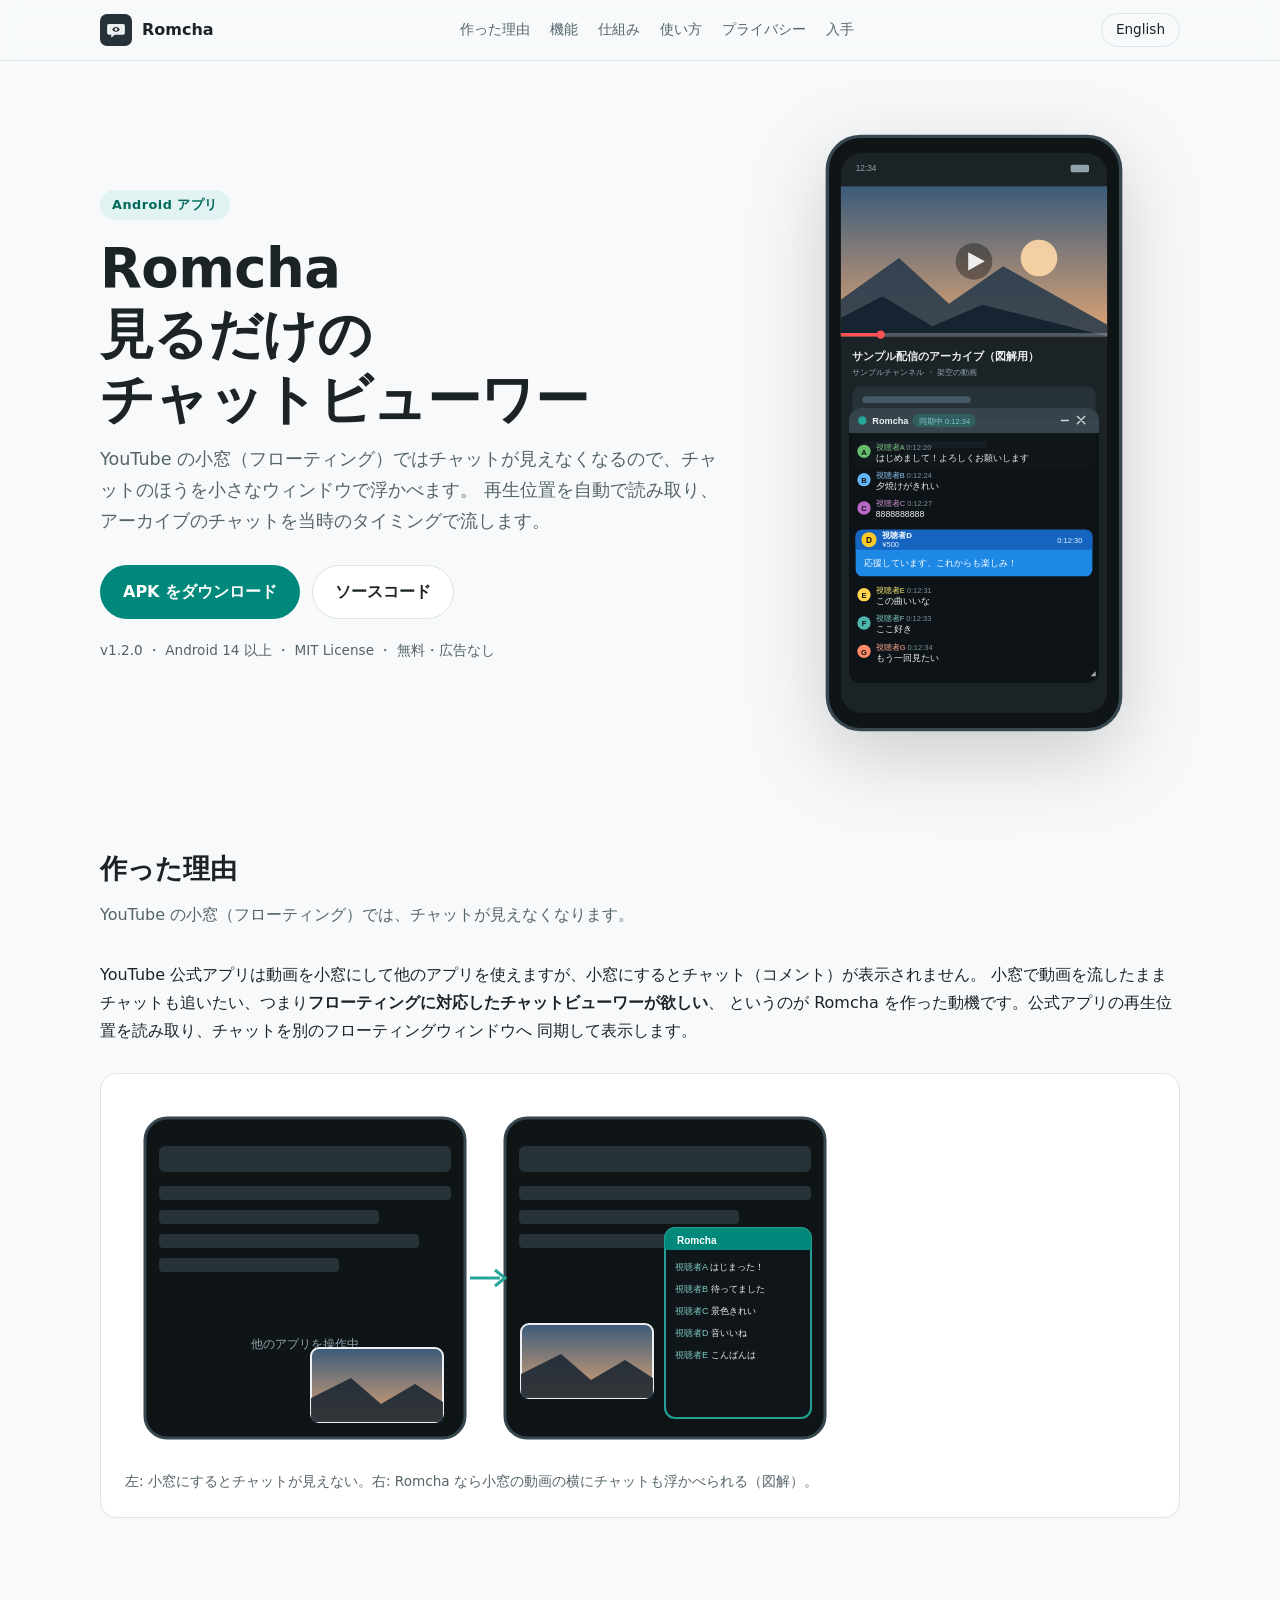
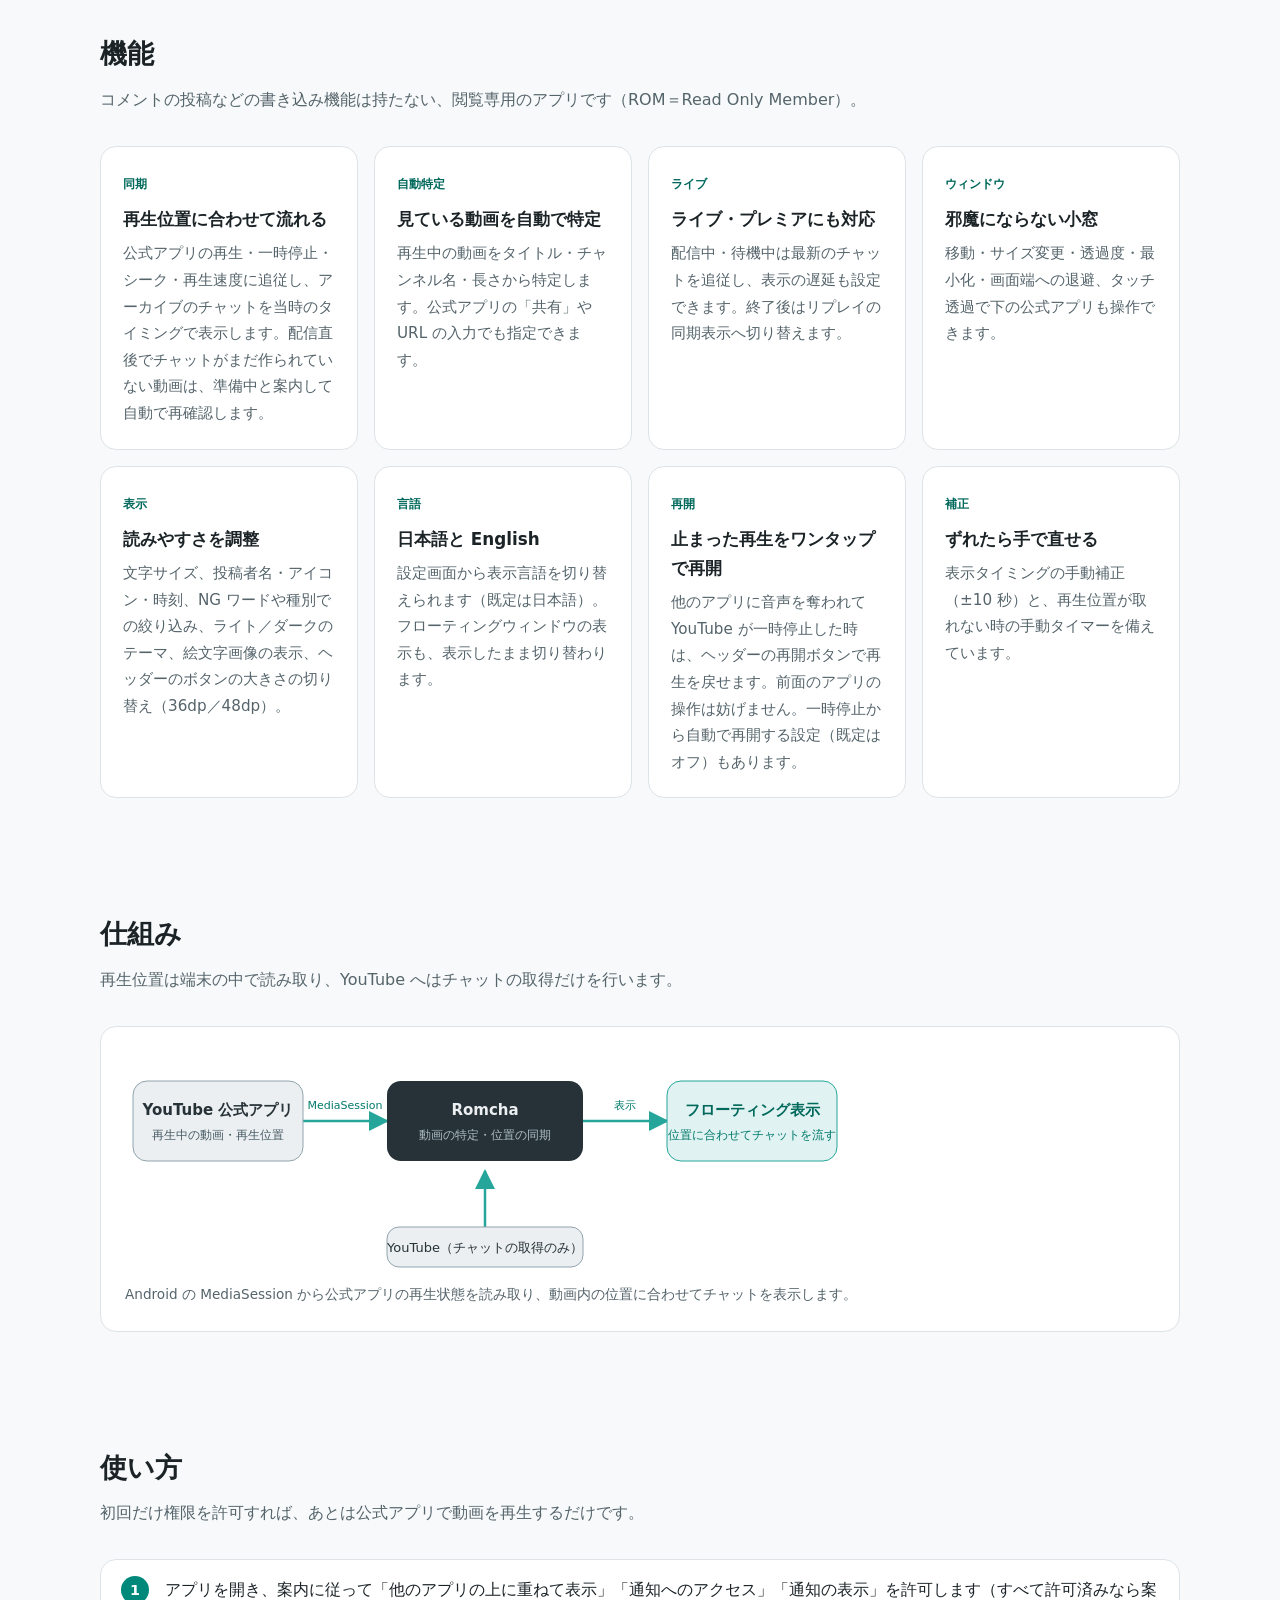
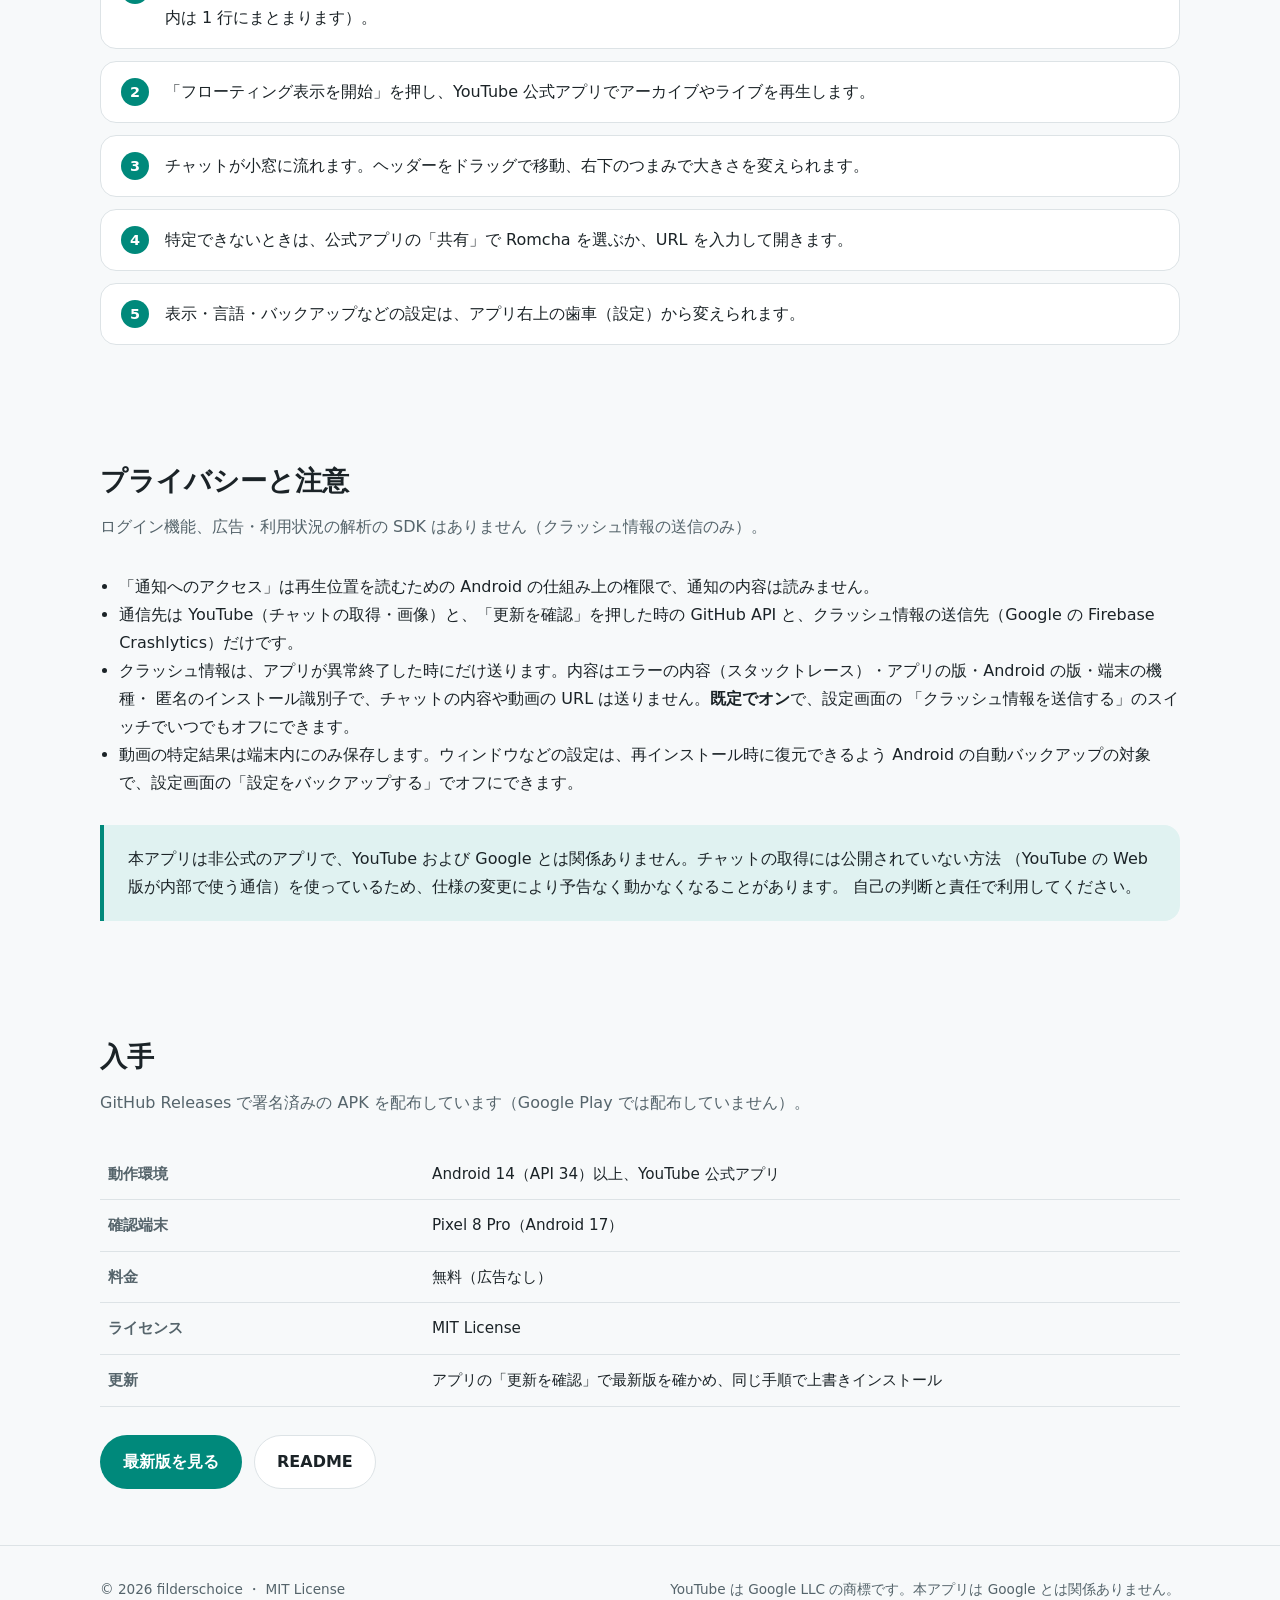
<file: index.html>
<!doctype html>
<!--
  アプリ紹介ポートフォリオ（テンプレート兼 Romcha 版）。使い方は site/README.md。
  英語ページは en/index.html（このページの翻訳）。JavaScript を使わないため、言語の切り替えはヘッダーのリンクで行う。
  このページを変えたら en/index.html も同じ内容に更新する。
  他アプリへ流用するときは「TEMPLATE:」の付いた箇所を差し替え、不要なセクションは丸ごと削除する。
  外部フォント・外部スクリプトは読み込まない（閲覧者の情報を第三者へ送らないため）。
-->
<html lang="ja">
<head>
  <meta charset="utf-8">
  <meta name="viewport" content="width=device-width, initial-scale=1">
  <!-- TEMPLATE: タイトル・説明・テーマ色 -->
  <title>Romcha（ロムチャ）— 見るだけのフローティングチャットビューワー</title>
  <meta name="description" content="YouTube 公式アプリを小窓にするとチャットが見えなくなるため作った、チャットをフローティングウィンドウで表示する Android アプリ。">
  <meta name="theme-color" content="#263238">
  <meta property="og:type" content="website">
  <!-- TEMPLATE: 公開URL（GitHub Pages）。公開しない場合は og:url と canonical を削除する -->
  <meta property="og:url" content="https://filderschoice.github.io/romcha/">
  <link rel="canonical" href="https://filderschoice.github.io/romcha/">
  <link rel="alternate" hreflang="ja" href="https://filderschoice.github.io/romcha/">
  <link rel="alternate" hreflang="en" href="https://filderschoice.github.io/romcha/en/index.html">
  <link rel="alternate" hreflang="x-default" href="https://filderschoice.github.io/romcha/">
  <meta property="og:title" content="Romcha（ロムチャ）">
  <meta property="og:description" content="YouTube 公式アプリと同期する、見るだけのフローティングチャットビューワー（Android）">
  <link rel="icon" href="assets/icon.svg" type="image/svg+xml">
  <link rel="stylesheet" href="style.css">
</head>
<body>
  <header class="site-header">
    <div class="container">
      <a class="brand" href="#top">
        <img src="assets/icon.svg" alt="" width="32" height="32">
        <span>Romcha</span>
      </a>
      <nav class="nav" aria-label="ページ内の移動">
        <a href="#why">作った理由</a>
        <a href="#features">機能</a>
        <a href="#how">仕組み</a>
        <a href="#usage">使い方</a>
        <a href="#privacy">プライバシー</a>
        <a href="#download">入手</a>
      </nav>
      <a class="lang-switch" href="en/index.html" hreflang="en" lang="en">English</a>
    </div>
  </header>

  <main id="top">
    <!-- ================= ヒーロー ================= -->
    <section class="hero">
      <div class="container">
        <div>
          <!-- TEMPLATE: 分類・アプリ名・一言説明・ボタン -->
          <span class="eyebrow">Android アプリ</span>
          <h1>Romcha<br>見るだけの<br>チャットビューワー</h1>
          <p class="lead">
            YouTube の小窓（フローティング）ではチャットが見えなくなるので、チャットのほうを小さなウィンドウで浮かべます。
            再生位置を自動で読み取り、アーカイブのチャットを当時のタイミングで流します。
          </p>
          <div class="actions">
            <a class="button primary" href="https://github.com/filderschoice/romcha/releases/latest">APK をダウンロード</a>
            <a class="button" href="https://github.com/filderschoice/romcha">ソースコード</a>
          </div>
          <p class="meta">v1.2.0 ・ Android 14 以上 ・ MIT License ・ 無料・広告なし</p>
        </div>
        <div class="hero-visual">
          <img src="assets/screen.svg" alt="動画アプリの再生画面の上に、半透明のチャットウィンドウが重なり、動画の位置に合わせてチャットが流れている様子の図解（動画と投稿者名、チャットはすべて架空）" width="360" height="720">
        </div>
      </div>
    </section>

    <!-- ================= 作成の背景 ================= -->
    <section id="why">
      <div class="container">
        <h2>作った理由</h2>
        <p class="section-lead">YouTube の小窓（フローティング）では、チャットが見えなくなります。</p>
        <p>
          YouTube 公式アプリは動画を小窓にして他のアプリを使えますが、小窓にするとチャット（コメント）が表示されません。
          小窓で動画を流したままチャットも追いたい、つまり<strong>フローティングに対応したチャットビューワーが欲しい</strong>、
          というのが Romcha を作った動機です。公式アプリの再生位置を読み取り、チャットを別のフローティングウィンドウへ
          同期して表示します。
        </p>
        <figure class="figure spaced">
          <img src="assets/floating.svg" alt="左は、YouTube 公式アプリの動画を小窓にすると動画だけが隅に出てチャットが見えない図。右は、Romcha を使うと小窓の動画の横にチャットのウィンドウが浮かぶ図（図解で、実際の画面ではありません。名前とチャットは架空）" width="720" height="360">
          <figcaption>左: 小窓にするとチャットが見えない。右: Romcha なら小窓の動画の横にチャットも浮かべられる（図解）。</figcaption>
        </figure>
      </div>
    </section>

    <!-- ================= 機能 ================= -->
    <section id="features">
      <div class="container">
        <h2>機能</h2>
        <p class="section-lead">コメントの投稿などの書き込み機能は持たない、閲覧専用のアプリです（ROM＝Read Only Member）。</p>
        <!-- TEMPLATE: 機能カード（1 枚 = 1 つの li） -->
        <ul class="features">
          <li class="card">
            <span class="tag">同期</span>
            <h3>再生位置に合わせて流れる</h3>
            <p>公式アプリの再生・一時停止・シーク・再生速度に追従し、アーカイブのチャットを当時のタイミングで表示します。配信直後でチャットがまだ作られていない動画は、準備中と案内して自動で再確認します。</p>
          </li>
          <li class="card">
            <span class="tag">自動特定</span>
            <h3>見ている動画を自動で特定</h3>
            <p>再生中の動画をタイトル・チャンネル名・長さから特定します。公式アプリの「共有」や URL の入力でも指定できます。</p>
          </li>
          <li class="card">
            <span class="tag">ライブ</span>
            <h3>ライブ・プレミアにも対応</h3>
            <p>配信中・待機中は最新のチャットを追従し、表示の遅延も設定できます。終了後はリプレイの同期表示へ切り替えます。</p>
          </li>
          <li class="card">
            <span class="tag">ウィンドウ</span>
            <h3>邪魔にならない小窓</h3>
            <p>移動・サイズ変更・透過度・最小化・画面端への退避、タッチ透過で下の公式アプリも操作できます。</p>
          </li>
          <li class="card">
            <span class="tag">表示</span>
            <h3>読みやすさを調整</h3>
            <p>文字サイズ、投稿者名・アイコン・時刻、NG ワードや種別での絞り込み、ライト／ダークのテーマ、絵文字画像の表示、ヘッダーのボタンの大きさの切り替え（36dp／48dp）。</p>
          </li>
          <li class="card">
            <span class="tag">言語</span>
            <h3>日本語と English</h3>
            <p>設定画面から表示言語を切り替えられます（既定は日本語）。フローティングウィンドウの表示も、表示したまま切り替わります。</p>
          </li>
          <li class="card">
            <span class="tag">再開</span>
            <h3>止まった再生をワンタップで再開</h3>
            <p>他のアプリに音声を奪われて YouTube が一時停止した時は、ヘッダーの再開ボタンで再生を戻せます。前面のアプリの操作は妨げません。一時停止から自動で再開する設定（既定はオフ）もあります。</p>
          </li>
          <li class="card">
            <span class="tag">補正</span>
            <h3>ずれたら手で直せる</h3>
            <p>表示タイミングの手動補正（±10 秒）と、再生位置が取れない時の手動タイマーを備えています。</p>
          </li>
        </ul>
      </div>
    </section>

    <!-- ================= 仕組み ================= -->
    <section id="how">
      <div class="container">
        <h2>仕組み</h2>
        <p class="section-lead">再生位置は端末の中で読み取り、YouTube へはチャットの取得だけを行います。</p>
        <!-- TEMPLATE: 構成図 -->
        <figure class="figure">
          <img src="assets/how-it-works.svg" alt="公式アプリの再生位置を Romcha が読み取り、YouTube から取得したチャットを位置に合わせてフローティング表示する流れ" width="720" height="220">
          <figcaption>
            Android の MediaSession から公式アプリの再生状態を読み取り、動画内の位置に合わせてチャットを表示します。
          </figcaption>
        </figure>
      </div>
    </section>

    <!-- ================= 使い方 ================= -->
    <section id="usage">
      <div class="container">
        <h2>使い方</h2>
        <p class="section-lead">初回だけ権限を許可すれば、あとは公式アプリで動画を再生するだけです。</p>
        <!-- TEMPLATE: 手順（1 行 = 1 つの li） -->
        <ol class="steps">
          <li>アプリを開き、案内に従って「他のアプリの上に重ねて表示」「通知へのアクセス」「通知の表示」を許可します（すべて許可済みなら案内は 1 行にまとまります）。</li>
          <li>「フローティング表示を開始」を押し、YouTube 公式アプリでアーカイブやライブを再生します。</li>
          <li>チャットが小窓に流れます。ヘッダーをドラッグで移動、右下のつまみで大きさを変えられます。</li>
          <li>特定できないときは、公式アプリの「共有」で Romcha を選ぶか、URL を入力して開きます。</li>
          <li>表示・言語・バックアップなどの設定は、アプリ右上の歯車（設定）から変えられます。</li>
        </ol>
      </div>
    </section>

    <!-- ================= プライバシーと注意 ================= -->
    <section id="privacy">
      <div class="container">
        <h2>プライバシーと注意</h2>
        <p class="section-lead">ログイン機能、広告・利用状況の解析の SDK はありません（クラッシュ情報の送信のみ）。</p>
        <!-- TEMPLATE: プライバシー（箇条書き）と免責（notice） -->
        <ul class="plain-list">
          <li>「通知へのアクセス」は再生位置を読むための Android の仕組み上の権限で、通知の内容は読みません。</li>
          <li>通信先は YouTube（チャットの取得・画像）と、「更新を確認」を押した時の GitHub API と、クラッシュ情報の送信先（Google の Firebase Crashlytics）だけです。</li>
          <li>
            クラッシュ情報は、アプリが異常終了した時にだけ送ります。内容はエラーの内容（スタックトレース）・アプリの版・Android の版・端末の機種・
            匿名のインストール識別子で、チャットの内容や動画の URL は送りません。<strong>既定でオン</strong>で、設定画面の
            「クラッシュ情報を送信する」のスイッチでいつでもオフにできます。
          </li>
          <li>動画の特定結果は端末内にのみ保存します。ウィンドウなどの設定は、再インストール時に復元できるよう Android の自動バックアップの対象で、設定画面の「設定をバックアップする」でオフにできます。</li>
        </ul>
        <div class="notice spaced">
          <p>
            本アプリは非公式のアプリで、YouTube および Google とは関係ありません。チャットの取得には公開されていない方法
            （YouTube の Web 版が内部で使う通信）を使っているため、仕様の変更により予告なく動かなくなることがあります。
            自己の判断と責任で利用してください。
          </p>
        </div>
      </div>
    </section>

    <!-- ================= 入手 ================= -->
    <section id="download">
      <div class="container">
        <h2>入手</h2>
        <p class="section-lead">GitHub Releases で署名済みの APK を配布しています（Google Play では配布していません）。</p>
        <!-- TEMPLATE: 仕様表とボタン -->
        <table class="spec">
          <tbody>
            <tr><th scope="row">動作環境</th><td>Android 14（API 34）以上、YouTube 公式アプリ</td></tr>
            <tr><th scope="row">確認端末</th><td>Pixel 8 Pro（Android 17）</td></tr>
            <tr><th scope="row">料金</th><td>無料（広告なし）</td></tr>
            <tr><th scope="row">ライセンス</th><td>MIT License</td></tr>
            <tr><th scope="row">更新</th><td>アプリの「更新を確認」で最新版を確かめ、同じ手順で上書きインストール</td></tr>
          </tbody>
        </table>
        <div class="actions spaced">
          <a class="button primary" href="https://github.com/filderschoice/romcha/releases/latest">最新版を見る</a>
          <a class="button" href="https://github.com/filderschoice/romcha#readme">README</a>
        </div>
      </div>
    </section>
  </main>

  <footer class="site-footer">
    <div class="container">
      <!-- TEMPLATE: 著作権表記・リンク -->
      <span>© 2026 filderschoice ・ MIT License</span>
      <span>YouTube は Google LLC の商標です。本アプリは Google とは関係ありません。</span>
    </div>
  </footer>
</body>
</html>
</file>
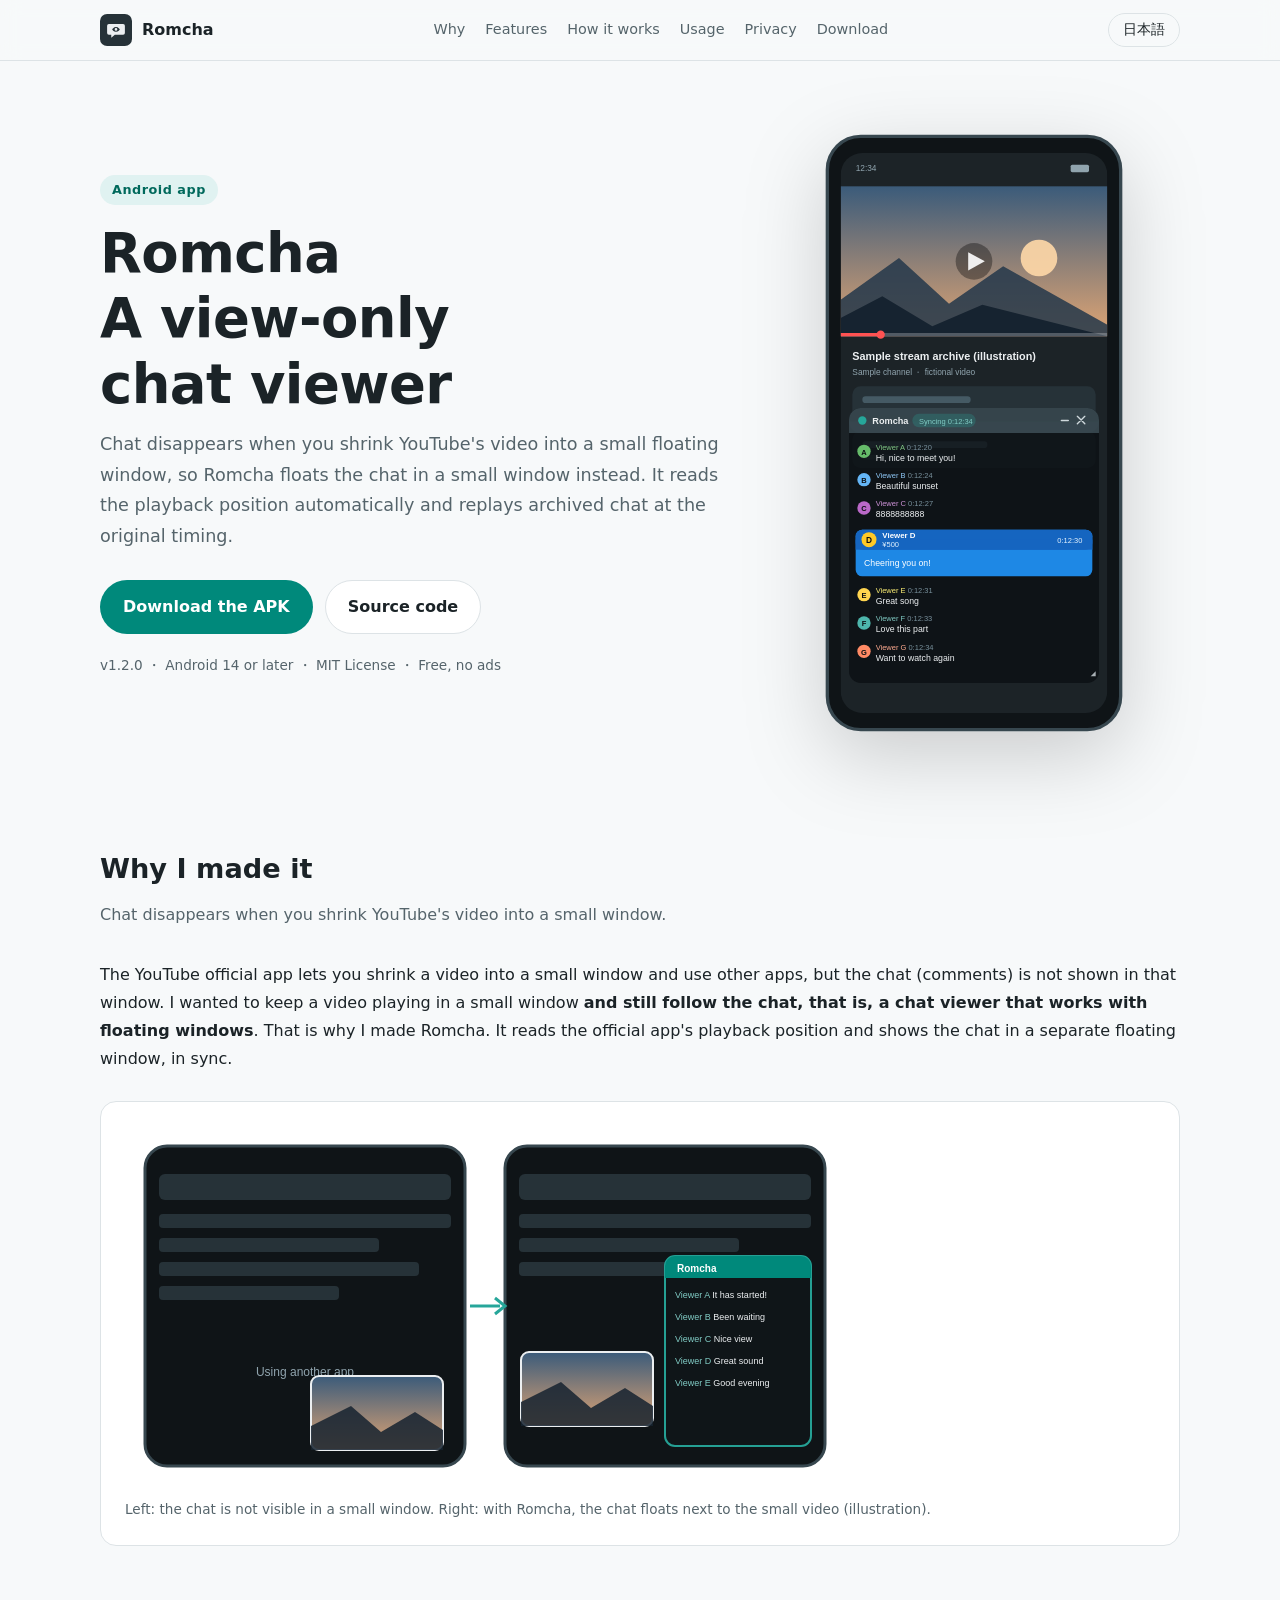
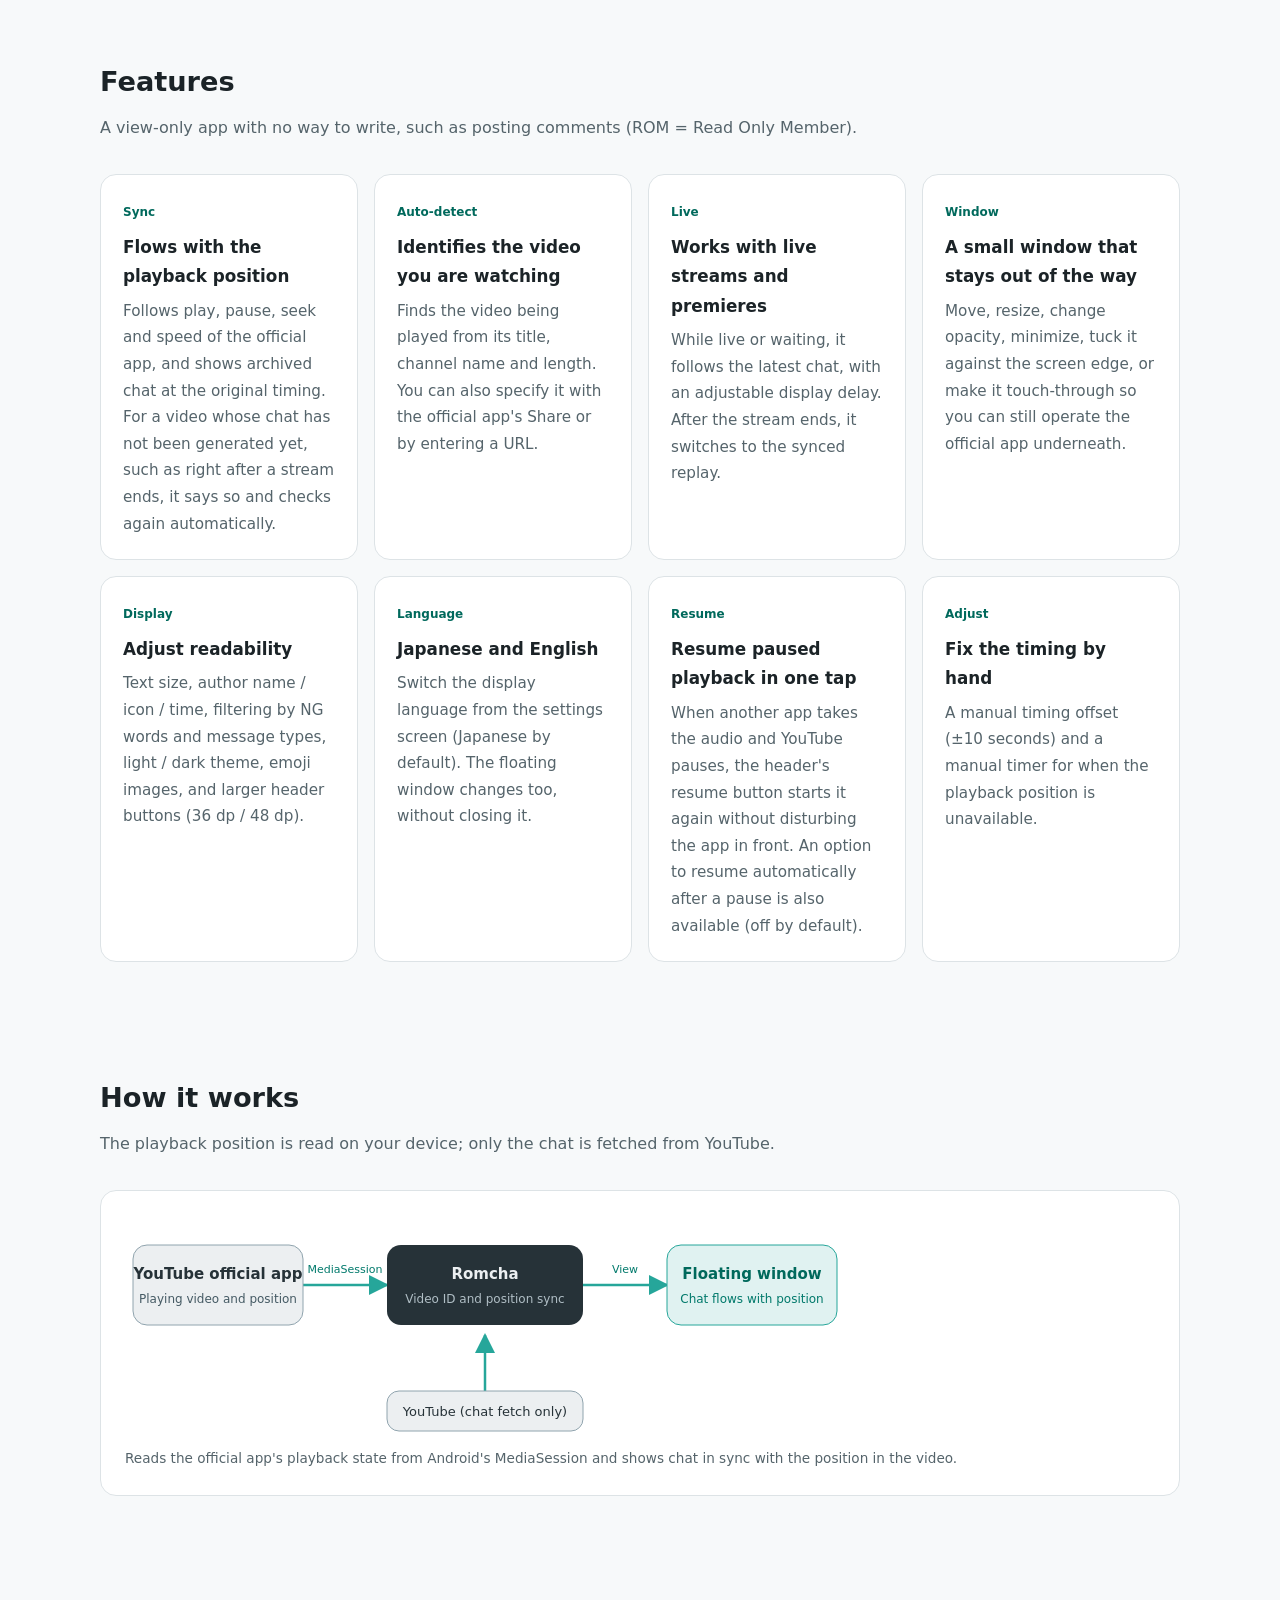
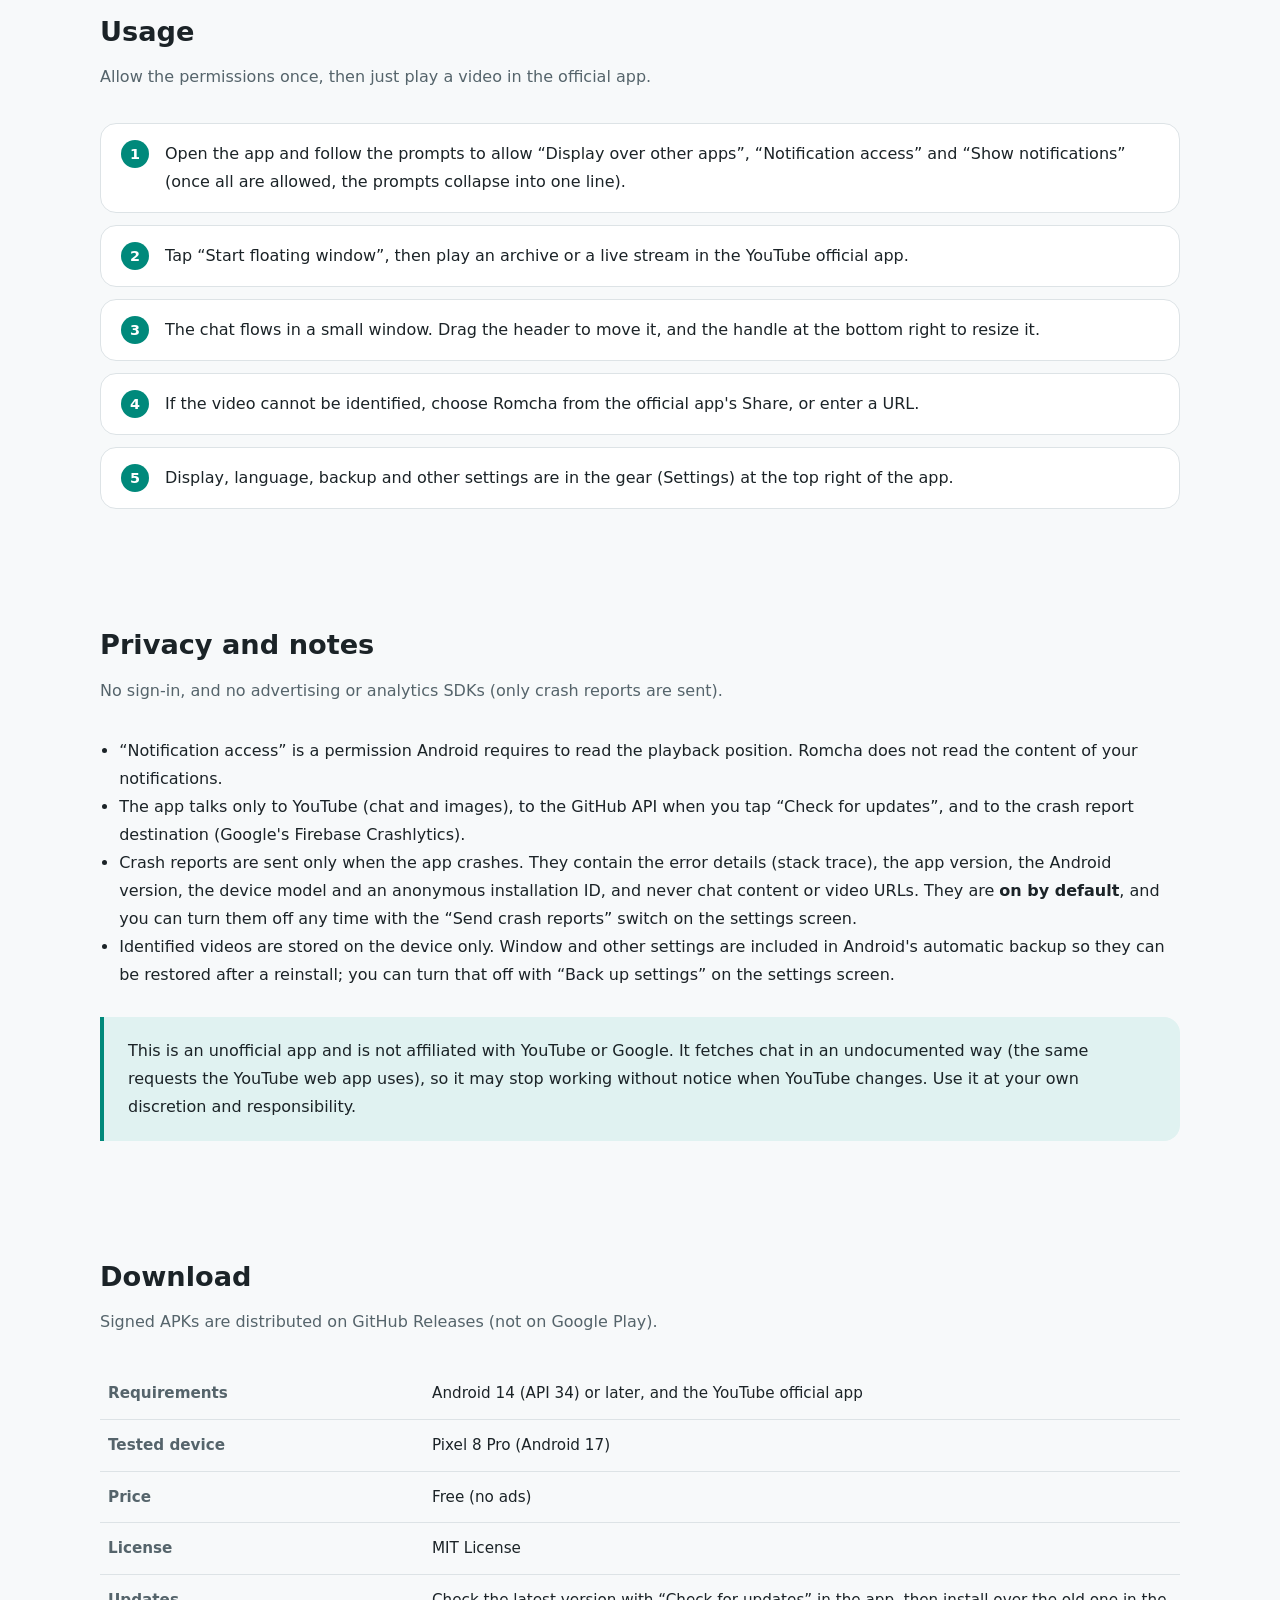
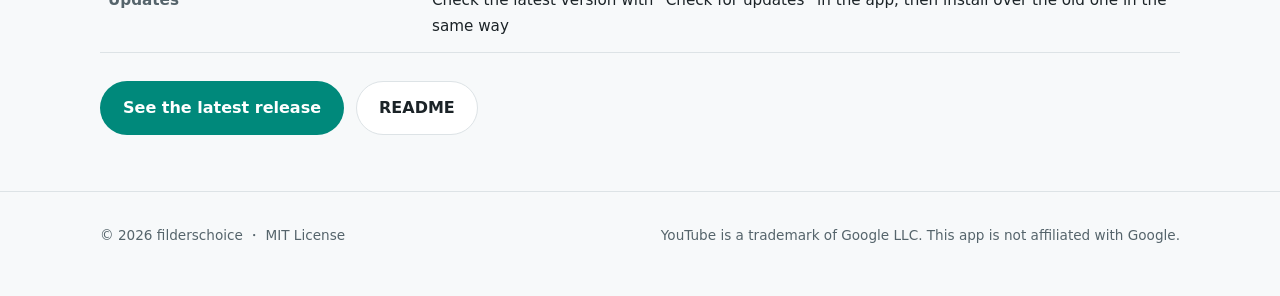
<file: en/index.html>
<!doctype html>
<!--
  Romcha の英語ページ（日本語ページ ../index.html の翻訳）。JavaScript を使わないため、言語の切り替えはヘッダーのリンクで行う。
  日本語ページを変えたら、このページも同じ内容に更新する（機能・版・動作環境・プライバシー）。
  外部フォント・外部スクリプトは読み込まない（閲覧者の情報を第三者へ送らないため）。
-->
<html lang="en">
<head>
  <meta charset="utf-8">
  <meta name="viewport" content="width=device-width, initial-scale=1">
  <title>Romcha — a view-only floating chat viewer</title>
  <meta name="description" content="An Android app that shows YouTube chat in a floating window, made because chat disappears when you shrink the official app's video into a small window.">
  <meta name="theme-color" content="#263238">
  <meta property="og:type" content="website">
  <meta property="og:url" content="https://filderschoice.github.io/romcha/en/index.html">
  <link rel="canonical" href="https://filderschoice.github.io/romcha/en/index.html">
  <link rel="alternate" hreflang="ja" href="https://filderschoice.github.io/romcha/">
  <link rel="alternate" hreflang="en" href="https://filderschoice.github.io/romcha/en/index.html">
  <link rel="alternate" hreflang="x-default" href="https://filderschoice.github.io/romcha/">
  <meta property="og:title" content="Romcha">
  <meta property="og:description" content="A view-only floating chat viewer that syncs with the YouTube official app (Android)">
  <link rel="icon" href="../assets/icon.svg" type="image/svg+xml">
  <link rel="stylesheet" href="../style.css">
</head>
<body>
  <header class="site-header">
    <div class="container">
      <a class="brand" href="#top">
        <img src="../assets/en/icon.svg" alt="" width="32" height="32">
        <span>Romcha</span>
      </a>
      <nav class="nav" aria-label="On this page">
        <a href="#why">Why</a>
        <a href="#features">Features</a>
        <a href="#how">How it works</a>
        <a href="#usage">Usage</a>
        <a href="#privacy">Privacy</a>
        <a href="#download">Download</a>
      </nav>
      <a class="lang-switch" href="../index.html" hreflang="ja" lang="ja">日本語</a>
    </div>
  </header>

  <main id="top">
    <!-- ================= Hero ================= -->
    <section class="hero">
      <div class="container">
        <div>
          <span class="eyebrow">Android app</span>
          <h1>Romcha<br>A view-only<br>chat viewer</h1>
          <p class="lead">
            Chat disappears when you shrink YouTube's video into a small floating window, so Romcha floats the chat in a small window instead.
            It reads the playback position automatically and replays archived chat at the original timing.
          </p>
          <div class="actions">
            <a class="button primary" href="https://github.com/filderschoice/romcha/releases/latest">Download the APK</a>
            <a class="button" href="https://github.com/filderschoice/romcha">Source code</a>
          </div>
          <p class="meta">v1.2.0 ・ Android 14 or later ・ MIT License ・ Free, no ads</p>
        </div>
        <div class="hero-visual">
          <img src="../assets/en/screen.svg" alt="An illustration of a semi-transparent chat window over a video app's playback screen, with chat scrolling in sync with the video position (the video, author names and chat are all fictional)" width="360" height="720">
        </div>
      </div>
    </section>

    <!-- ================= Why ================= -->
    <section id="why">
      <div class="container">
        <h2>Why I made it</h2>
        <p class="section-lead">Chat disappears when you shrink YouTube's video into a small window.</p>
        <p>
          The YouTube official app lets you shrink a video into a small window and use other apps, but the chat (comments) is not shown in that window.
          I wanted to keep a video playing in a small window <strong>and still follow the chat, that is, a chat viewer that works with floating windows</strong>.
          That is why I made Romcha. It reads the official app's playback position and shows the chat in a separate floating window, in sync.
        </p>
        <figure class="figure spaced">
          <img src="../assets/en/floating.svg" alt="Left: the YouTube official app's video in a small window shows only the video in a corner of another app, with no chat. Right: with Romcha, a chat window floats next to the small video window (an illustration, not a real screen; names and chat are fictional)" width="720" height="360">
          <figcaption>Left: the chat is not visible in a small window. Right: with Romcha, the chat floats next to the small video (illustration).</figcaption>
        </figure>
      </div>
    </section>

    <!-- ================= Features ================= -->
    <section id="features">
      <div class="container">
        <h2>Features</h2>
        <p class="section-lead">A view-only app with no way to write, such as posting comments (ROM = Read Only Member).</p>
        <ul class="features">
          <li class="card">
            <span class="tag">Sync</span>
            <h3>Flows with the playback position</h3>
            <p>Follows play, pause, seek and speed of the official app, and shows archived chat at the original timing. For a video whose chat has not been generated yet, such as right after a stream ends, it says so and checks again automatically.</p>
          </li>
          <li class="card">
            <span class="tag">Auto-detect</span>
            <h3>Identifies the video you are watching</h3>
            <p>Finds the video being played from its title, channel name and length. You can also specify it with the official app's Share or by entering a URL.</p>
          </li>
          <li class="card">
            <span class="tag">Live</span>
            <h3>Works with live streams and premieres</h3>
            <p>While live or waiting, it follows the latest chat, with an adjustable display delay. After the stream ends, it switches to the synced replay.</p>
          </li>
          <li class="card">
            <span class="tag">Window</span>
            <h3>A small window that stays out of the way</h3>
            <p>Move, resize, change opacity, minimize, tuck it against the screen edge, or make it touch-through so you can still operate the official app underneath.</p>
          </li>
          <li class="card">
            <span class="tag">Display</span>
            <h3>Adjust readability</h3>
            <p>Text size, author name / icon / time, filtering by NG words and message types, light / dark theme, emoji images, and larger header buttons (36 dp / 48 dp).</p>
          </li>
          <li class="card">
            <span class="tag">Language</span>
            <h3>Japanese and English</h3>
            <p>Switch the display language from the settings screen (Japanese by default). The floating window changes too, without closing it.</p>
          </li>
          <li class="card">
            <span class="tag">Resume</span>
            <h3>Resume paused playback in one tap</h3>
            <p>When another app takes the audio and YouTube pauses, the header's resume button starts it again without disturbing the app in front. An option to resume automatically after a pause is also available (off by default).</p>
          </li>
          <li class="card">
            <span class="tag">Adjust</span>
            <h3>Fix the timing by hand</h3>
            <p>A manual timing offset (±10 seconds) and a manual timer for when the playback position is unavailable.</p>
          </li>
        </ul>
      </div>
    </section>

    <!-- ================= How it works ================= -->
    <section id="how">
      <div class="container">
        <h2>How it works</h2>
        <p class="section-lead">The playback position is read on your device; only the chat is fetched from YouTube.</p>
        <figure class="figure">
          <img src="../assets/en/how-it-works.svg" alt="A diagram of the flow: Romcha reads the official app's playback position and shows the chat fetched from YouTube in a floating window in sync with that position" width="720" height="220">
          <figcaption>
            Reads the official app's playback state from Android's MediaSession and shows chat in sync with the position in the video.
          </figcaption>
        </figure>
      </div>
    </section>

    <!-- ================= Usage ================= -->
    <section id="usage">
      <div class="container">
        <h2>Usage</h2>
        <p class="section-lead">Allow the permissions once, then just play a video in the official app.</p>
        <ol class="steps">
          <li>Open the app and follow the prompts to allow “Display over other apps”, “Notification access” and “Show notifications” (once all are allowed, the prompts collapse into one line).</li>
          <li>Tap “Start floating window”, then play an archive or a live stream in the YouTube official app.</li>
          <li>The chat flows in a small window. Drag the header to move it, and the handle at the bottom right to resize it.</li>
          <li>If the video cannot be identified, choose Romcha from the official app's Share, or enter a URL.</li>
          <li>Display, language, backup and other settings are in the gear (Settings) at the top right of the app.</li>
        </ol>
      </div>
    </section>

    <!-- ================= Privacy ================= -->
    <section id="privacy">
      <div class="container">
        <h2>Privacy and notes</h2>
        <p class="section-lead">No sign-in, and no advertising or analytics SDKs (only crash reports are sent).</p>
        <ul class="plain-list">
          <li>“Notification access” is a permission Android requires to read the playback position. Romcha does not read the content of your notifications.</li>
          <li>The app talks only to YouTube (chat and images), to the GitHub API when you tap “Check for updates”, and to the crash report destination (Google's Firebase Crashlytics).</li>
          <li>
            Crash reports are sent only when the app crashes. They contain the error details (stack trace), the app version, the Android version, the device model and an
            anonymous installation ID, and never chat content or video URLs. They are <strong>on by default</strong>, and you can turn them off any time with the
            “Send crash reports” switch on the settings screen.
          </li>
          <li>Identified videos are stored on the device only. Window and other settings are included in Android's automatic backup so they can be restored after a reinstall; you can turn that off with “Back up settings” on the settings screen.</li>
        </ul>
        <div class="notice spaced">
          <p>
            This is an unofficial app and is not affiliated with YouTube or Google. It fetches chat in an undocumented way
            (the same requests the YouTube web app uses), so it may stop working without notice when YouTube changes.
            Use it at your own discretion and responsibility.
          </p>
        </div>
      </div>
    </section>

    <!-- ================= Download ================= -->
    <section id="download">
      <div class="container">
        <h2>Download</h2>
        <p class="section-lead">Signed APKs are distributed on GitHub Releases (not on Google Play).</p>
        <table class="spec">
          <tbody>
            <tr><th scope="row">Requirements</th><td>Android 14 (API 34) or later, and the YouTube official app</td></tr>
            <tr><th scope="row">Tested device</th><td>Pixel 8 Pro (Android 17)</td></tr>
            <tr><th scope="row">Price</th><td>Free (no ads)</td></tr>
            <tr><th scope="row">License</th><td>MIT License</td></tr>
            <tr><th scope="row">Updates</th><td>Check the latest version with “Check for updates” in the app, then install over the old one in the same way</td></tr>
          </tbody>
        </table>
        <div class="actions spaced">
          <a class="button primary" href="https://github.com/filderschoice/romcha/releases/latest">See the latest release</a>
          <a class="button" href="https://github.com/filderschoice/romcha#readme">README</a>
        </div>
      </div>
    </section>
  </main>

  <footer class="site-footer">
    <div class="container">
      <span>© 2026 filderschoice ・ MIT License</span>
      <span>YouTube is a trademark of Google LLC. This app is not affiliated with Google.</span>
    </div>
  </footer>
</body>
</html>
</file>
<file: style.css>
/*
 * アプリ紹介ポートフォリオの共通スタイル（テンプレート）。
 * 他アプリへ流用するときは、原則として :root の「アプリごとに変える値」だけを差し替える。
 * 外部フォント・外部スクリプトは読み込まない（閲覧者の情報を第三者へ送らないため）。
 */

:root {
  /* ---- アプリごとに変える値 ---- */
  --accent: #00897b;
  --accent-strong: #00695c;
  --accent-soft: #e0f2f1;

  /* ---- 共通の値 ---- */
  --bg: #f7f9fa;
  --surface: #ffffff;
  --text: #1b2327;
  --muted: #55646b;
  --border: #dde3e6;
  --radius: 16px;
  --max: 1080px;
  --font: system-ui, -apple-system, "Segoe UI", "Hiragino Sans", "Noto Sans JP", "Yu Gothic UI", sans-serif;
  color-scheme: light dark;
}

@media (prefers-color-scheme: dark) {
  :root {
    --accent: #4db6ac;
    --accent-strong: #80cbc4;
    --accent-soft: #12302d;
    --bg: #0f1417;
    --surface: #171e22;
    --text: #e8eef0;
    --muted: #a2b1b7;
    --border: #2a353b;
  }
}

*,
*::before,
*::after {
  box-sizing: border-box;
}

html {
  scroll-behavior: smooth;
}

body {
  margin: 0;
  background: var(--bg);
  color: var(--text);
  font-family: var(--font);
  line-height: 1.75;
  -webkit-font-smoothing: antialiased;
}

img {
  max-width: 100%;
  height: auto;
  display: block;
}

a {
  color: var(--accent-strong);
}

.container {
  width: min(100% - 32px, var(--max));
  margin-inline: auto;
}

/* ---- ヘッダー ---- */
.site-header {
  position: sticky;
  top: 0;
  z-index: 10;
  background: color-mix(in srgb, var(--bg) 85%, transparent);
  backdrop-filter: blur(10px);
  border-bottom: 1px solid var(--border);
}

.site-header .container {
  display: flex;
  align-items: center;
  justify-content: space-between;
  gap: 16px;
  min-height: 60px;
}

.brand {
  display: flex;
  align-items: center;
  gap: 10px;
  font-weight: 700;
  color: var(--text);
  text-decoration: none;
}

.brand img {
  width: 32px;
  height: 32px;
}

.nav {
  display: flex;
  gap: 20px;
  font-size: 0.9rem;
}

.nav a {
  color: var(--muted);
  text-decoration: none;
}

.nav a:hover {
  color: var(--text);
}

/* 言語の切り替え（JavaScript を使わず、もう一方の言語のページへのリンクにする）。スマホ幅でもナビゲーションと違って隠さない */
.lang-switch {
  flex: none;
  font-size: 0.85rem;
  color: var(--text);
  text-decoration: none;
  white-space: nowrap;
  border: 1px solid var(--border);
  border-radius: 999px;
  padding: 4px 14px;
}

.lang-switch:hover {
  border-color: var(--accent);
  color: var(--accent-strong);
}

/* ---- ヒーロー ---- */
.hero {
  padding: 72px 0 56px;
}

.hero .container {
  display: grid;
  grid-template-columns: 1.2fr 0.8fr;
  align-items: center;
  gap: 48px;
}

.eyebrow {
  display: inline-block;
  padding: 4px 12px;
  border-radius: 999px;
  background: var(--accent-soft);
  color: var(--accent-strong);
  font-size: 0.8rem;
  font-weight: 700;
  letter-spacing: 0.04em;
}

.hero h1 {
  margin: 16px 0 12px;
  font-size: clamp(2.2rem, 5vw, 3.4rem);
  line-height: 1.2;
  letter-spacing: -0.01em;
}

.hero .lead {
  margin: 0 0 28px;
  color: var(--muted);
  font-size: 1.1rem;
}

.actions {
  display: flex;
  flex-wrap: wrap;
  gap: 12px;
}

.button {
  display: inline-flex;
  align-items: center;
  padding: 12px 22px;
  border-radius: 999px;
  border: 1px solid var(--border);
  background: var(--surface);
  color: var(--text);
  font-weight: 700;
  text-decoration: none;
}

.button.primary {
  border-color: transparent;
  background: var(--accent);
  color: #fff;
}

.button:hover {
  filter: brightness(1.05);
}

.meta {
  margin-top: 20px;
  color: var(--muted);
  font-size: 0.85rem;
}

.hero-visual img {
  width: min(100%, 300px);
  margin-inline: auto;
  filter: drop-shadow(0 24px 40px rgb(0 0 0 / 0.18));
}

/* ---- セクション共通 ---- */
section {
  padding: 56px 0;
}

section h2 {
  margin: 0 0 8px;
  font-size: 1.7rem;
}

.section-lead {
  margin: 0 0 32px;
  color: var(--muted);
}

/* ---- 機能のカード ---- */
.features {
  display: grid;
  grid-template-columns: repeat(auto-fit, minmax(240px, 1fr));
  gap: 16px;
  padding: 0;
  margin: 0;
  list-style: none;
}

.card {
  padding: 22px;
  border: 1px solid var(--border);
  border-radius: var(--radius);
  background: var(--surface);
}

.card h3 {
  margin: 0 0 6px;
  font-size: 1.05rem;
}

.card p {
  margin: 0;
  color: var(--muted);
  font-size: 0.95rem;
}

.card .tag {
  display: inline-block;
  margin-bottom: 10px;
  color: var(--accent-strong);
  font-size: 0.75rem;
  font-weight: 700;
}

/* ---- 図 ---- */
.figure {
  margin: 0;
  padding: 24px;
  border: 1px solid var(--border);
  border-radius: var(--radius);
  background: var(--surface);
}

.figure figcaption {
  margin-top: 12px;
  color: var(--muted);
  font-size: 0.85rem;
}

/* ---- 手順 ---- */
.steps {
  display: grid;
  gap: 12px;
  padding: 0;
  margin: 0;
  list-style: none;
  counter-reset: step;
}

.steps li {
  position: relative;
  padding: 16px 20px 16px 64px;
  border: 1px solid var(--border);
  border-radius: var(--radius);
  background: var(--surface);
  counter-increment: step;
}

.steps li::before {
  content: counter(step);
  position: absolute;
  left: 20px;
  top: 16px;
  display: grid;
  place-items: center;
  width: 28px;
  height: 28px;
  border-radius: 50%;
  background: var(--accent);
  color: #fff;
  font-weight: 700;
  font-size: 0.9rem;
}

/* ---- 注意書き ---- */
.notice {
  padding: 20px 24px;
  border-left: 4px solid var(--accent);
  border-radius: 0 var(--radius) var(--radius) 0;
  background: var(--accent-soft);
}

.notice p {
  margin: 0;
}

.plain-list {
  margin: 0;
  padding-left: 1.2em;
}

/* ---- 仕様の表 ---- */
.spec {
  width: 100%;
  border-collapse: collapse;
  font-size: 0.95rem;
}

.spec th,
.spec td {
  padding: 12px 8px;
  border-bottom: 1px solid var(--border);
  text-align: left;
  vertical-align: top;
}

.spec th {
  width: 30%;
  color: var(--muted);
  font-weight: 600;
}

/* ---- フッター ---- */
.site-footer {
  padding: 32px 0 48px;
  border-top: 1px solid var(--border);
  color: var(--muted);
  font-size: 0.85rem;
}

.site-footer .container {
  display: flex;
  flex-wrap: wrap;
  justify-content: space-between;
  gap: 12px;
}

/* ---- スマホ幅 ---- */
@media (max-width: 760px) {
  .nav {
    display: none;
  }

  .hero {
    padding-top: 40px;
  }

  .hero .container {
    grid-template-columns: 1fr;
    gap: 32px;
  }

  .spec th {
    width: 38%;
  }
}

/* ---- 余白の調整 ---- */
.spaced {
  margin-top: 28px;
}
</file>
